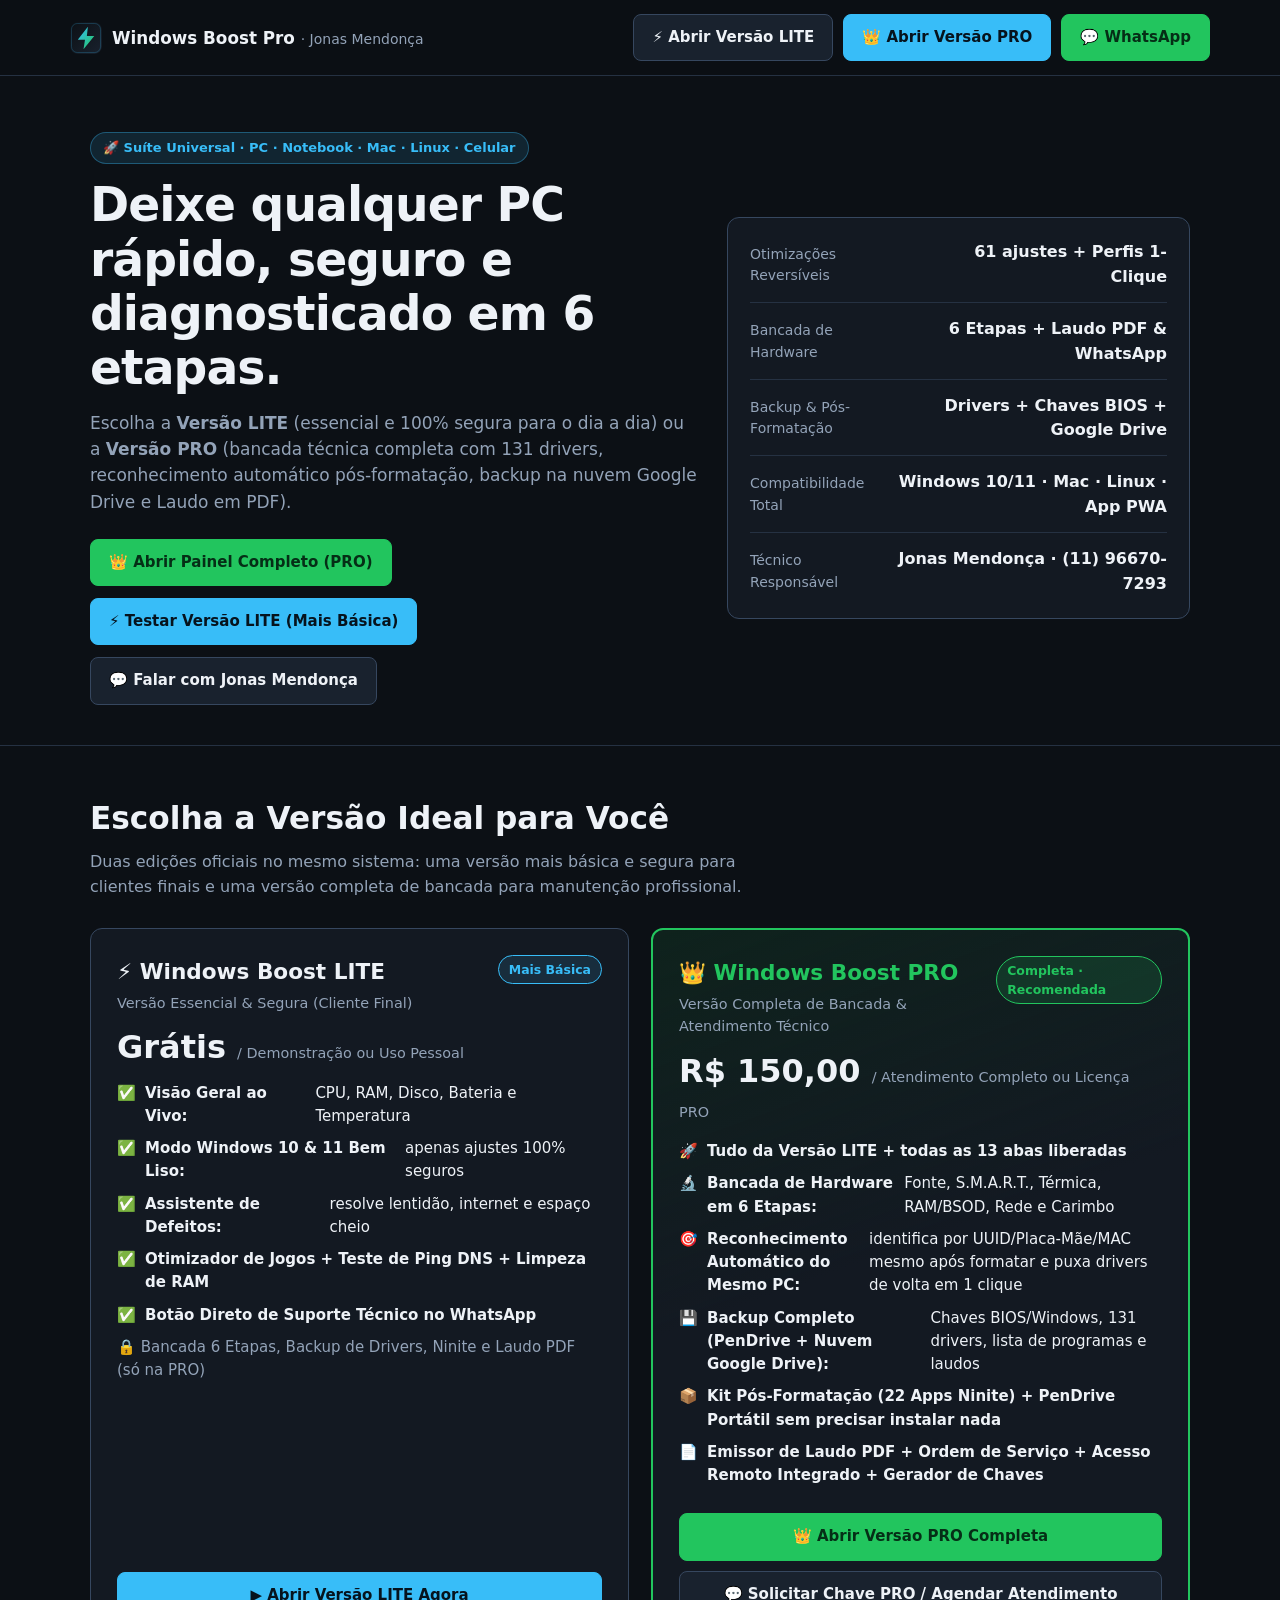
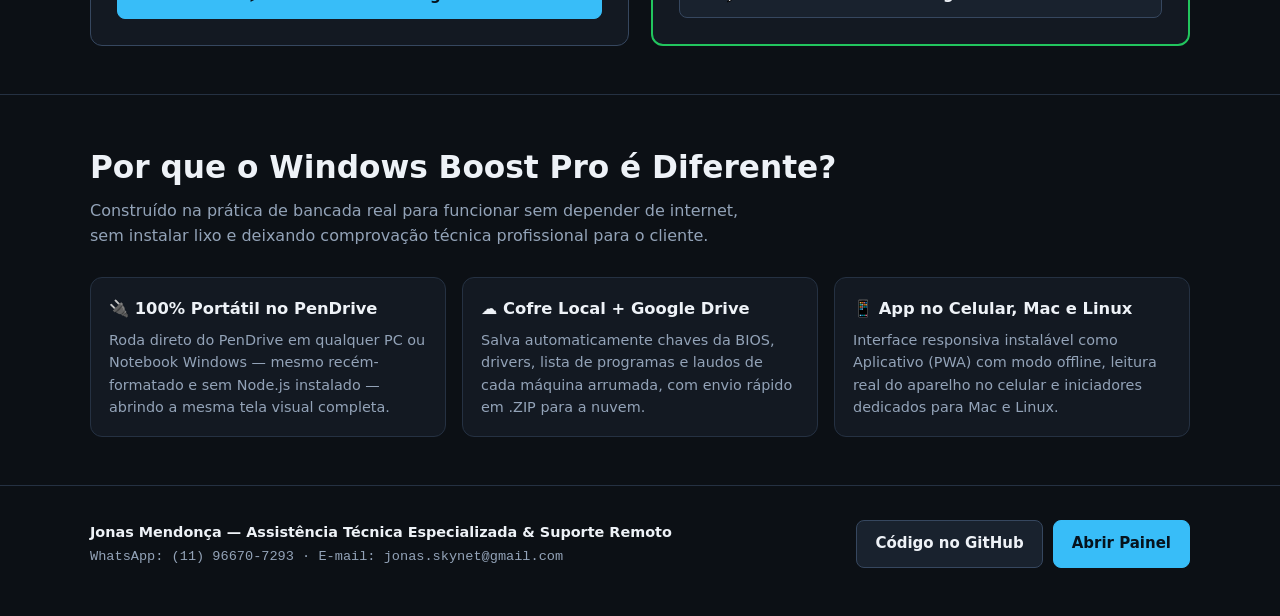
<file: docs/vitrine.html>
<!DOCTYPE html>
<html lang="pt-BR">
<head>
  <meta charset="UTF-8">
  <meta name="viewport" content="width=device-width, initial-scale=1.0, viewport-fit=cover">
  <title>Windows Boost Pro — Vitrine Oficial (Versão LITE vs. Versão PRO) | Jonas Mendonça</title>
  <meta name="description" content="Vitrine oficial do Windows Boost LITE e Windows Boost PRO: otimização segura, bancada de hardware em 6 etapas, backup de drivers, reconhecimento do PC e laudo em PDF.">
  <meta name="theme-color" content="#0c1015">
  <link rel="manifest" href="./manifest.json">
  <link rel="icon" type="image/svg+xml" href="./icon.svg">
  <style>
    :root {
      --bg: #0c1015;
      --surface: #131922;
      --surface-2: #19222e;
      --border: #253142;
      --border-strong: #36475f;
      --text: #eef2f7;
      --muted: #93a3b8;
      --primary: #38bdf8;
      --on-primary: #06131d;
      --ok: #22c55e;
      --warn: #f59e0b;
      --font-sans: "Segoe UI Variable", "Segoe UI", system-ui, -apple-system, sans-serif;
      --font-mono: "Cascadia Code", "Consolas", monospace;
      --radius: 12px;
    }
    *, *::before, *::after { box-sizing: border-box; }
    html, body {
      margin: 0; padding: 0; overflow-x: clip;
      background-color: var(--bg); color: var(--text);
      font-family: var(--font-sans); line-height: 1.55;
    }
    a { color: inherit; text-decoration: none; }
    :focus-visible { outline: 2px solid var(--primary); outline-offset: 2px; }
    .wrap { max-width: 1140px; margin: 0 auto; padding: 0 20px; }

    /* Navegação superior limpa */
    .nav {
      position: sticky; top: 0; z-index: 30;
      background-color: rgba(12, 16, 21, 0.92);
      backdrop-filter: blur(10px);
      border-bottom: 1px solid var(--border);
    }
    .nav-inner {
      display: flex; align-items: center; justify-content: space-between; gap: 14px;
      padding: 14px 0; flex-wrap: wrap;
    }
    .brand { display: flex; align-items: center; gap: 10px; font-weight: 700; font-size: 1.05rem; }
    .brand img { width: 32px; height: 32px; border-radius: 8px; }
    .nav-actions { display: flex; align-items: center; gap: 10px; flex-wrap: wrap; }

    /* Botões */
    .btn {
      display: inline-flex; align-items: center; justify-content: center; gap: 8px;
      padding: 11px 18px; min-height: 44px; border-radius: 8px;
      border: 1px solid var(--border-strong); background-color: var(--surface-2);
      color: var(--text); font-weight: 600; font-size: 0.9375rem; cursor: pointer;
      transition: background-color 140ms ease, border-color 140ms ease, transform 140ms ease;
    }
    .btn:hover { border-color: var(--primary); background-color: #1f2b3a; }
    .btn-primary {
      background-color: var(--primary); border-color: var(--primary); color: var(--on-primary);
    }
    .btn-primary:hover { background-color: #7dd3fc; border-color: #7dd3fc; }
    .btn-ok {
      background-color: var(--ok); border-color: var(--ok); color: #052e16;
    }
    .btn-ok:hover { background-color: #4ade80; border-color: #4ade80; }

    /* Hero */
    .hero { padding: 56px 0 40px; border-bottom: 1px solid var(--border); }
    .hero-grid { display: grid; grid-template-columns: 1.25fr 0.95fr; gap: 28px; align-items: center; }
    .eyebrow {
      display: inline-flex; align-items: center; gap: 8px;
      padding: 5px 12px; border-radius: 999px; font-size: 0.8125rem; font-weight: 700;
      color: var(--primary); background-color: rgba(56, 189, 248, 0.12);
      border: 1px solid rgba(56, 189, 248, 0.35); margin-bottom: 14px;
    }
    h1 {
      margin: 0 0 14px; font-size: clamp(1.9rem, 4vw, 2.95rem); line-height: 1.15;
      letter-spacing: -0.02em;
    }
    .lead { margin: 0 0 24px; color: var(--muted); font-size: 1.0625rem; max-width: 60ch; }
    .hero-cta { display: flex; flex-wrap: wrap; gap: 12px; }
    .hero-stats {
      background-color: var(--surface); border: 1px solid var(--border-strong);
      border-radius: var(--radius); padding: 22px; display: grid; gap: 14px;
    }
    .stat-row {
      display: flex; justify-content: space-between; align-items: center; gap: 12px;
      padding-bottom: 12px; border-bottom: 1px solid var(--border);
    }
    .stat-row:last-child { padding-bottom: 0; border-bottom: none; }
    .stat-label { color: var(--muted); font-size: 0.875rem; }
    .stat-val { font-weight: 700; color: var(--text); text-align: right; }

    /* Seções */
    .section { padding: 48px 0; border-bottom: 1px solid var(--border); }
    .sec-title { margin: 0 0 8px; font-size: clamp(1.4rem, 2.6vw, 1.95rem); }
    .sec-sub { margin: 0 0 28px; color: var(--muted); max-width: 65ch; }

    /* Cards das 2 Versões */
    .plans-grid { display: grid; grid-template-columns: repeat(2, minmax(0, 1fr)); gap: 22px; }
    .plan-card {
      background-color: var(--surface); border: 1px solid var(--border-strong);
      border-radius: var(--radius); padding: 26px; display: flex; flex-direction: column; gap: 16px;
    }
    .plan-pro {
      border: 2px solid var(--ok);
      background: linear-gradient(160deg, rgba(34, 197, 94, 0.1), var(--surface) 45%);
    }
    .plan-head { display: flex; justify-content: space-between; align-items: flex-start; gap: 10px; }
    .badge {
      display: inline-block; padding: 4px 10px; border-radius: 999px;
      font-size: 0.78rem; font-weight: 700; border: 1px solid var(--border-strong);
    }
    .badge-lite { color: var(--primary); border-color: var(--primary); background: rgba(56, 189, 248, 0.12); }
    .badge-pro { color: var(--ok); border-color: var(--ok); background: rgba(34, 197, 94, 0.14); }
    .price { font-size: 2rem; font-weight: 800; line-height: 1.1; }
    .price small { font-size: 0.9rem; font-weight: 500; color: var(--muted); }
    .feat-list { list-style: none; margin: 0; padding: 0; display: flex; flex-direction: column; gap: 9px; }
    .feat-list li { display: flex; align-items: flex-start; gap: 9px; font-size: 0.9375rem; }
    .plan-foot { margin-top: auto; display: flex; flex-direction: column; gap: 10px; padding-top: 10px; }

    /* Diferenciais técnicos */
    .cards-3 { display: grid; grid-template-columns: repeat(3, minmax(0, 1fr)); gap: 16px; }
    .mini-card {
      background-color: var(--surface); border: 1px solid var(--border);
      border-radius: var(--radius); padding: 18px;
    }
    .mini-card h3 { margin: 0 0 8px; font-size: 1.02rem; }
    .mini-card p { margin: 0; color: var(--muted); font-size: 0.9rem; }

    /* Rodapé */
    .footer { padding: 34px 0 48px; color: var(--muted); font-size: 0.9rem; }
    .footer-inner { display: flex; justify-content: space-between; align-items: center; gap: 16px; flex-wrap: wrap; }
    .mono { font-family: var(--font-mono); font-size: 0.85rem; }

    @media (max-width: 860px) {
      .hero-grid, .plans-grid, .cards-3 { grid-template-columns: 1fr; }
      .hero { padding: 32px 0 28px; }
      .section { padding: 32px 0; }
      .hero-cta .btn, .nav-actions .btn { flex: 1 1 auto; }
    }
  </style>
</head>
<body>
  <header class="nav">
    <div class="wrap nav-inner">
      <a class="brand" href="./vitrine.html">
        <img src="./icon.svg" alt="Ícone Windows Boost Pro">
        <span>Windows Boost Pro <small style="color:var(--muted); font-weight:500;">· Jonas Mendonça</small></span>
      </a>
      <nav class="nav-actions" aria-label="Ações rápidas">
        <a class="btn" href="./?edicao=lite">⚡ Abrir Versão LITE</a>
        <a class="btn btn-primary" href="./?edicao=pro">👑 Abrir Versão PRO</a>
        <a class="btn btn-ok" href="https://wa.me/5511966707293?text=Ol%C3%A1%20Jonas!%20Vi%20a%20vitrine%20do%20Windows%20Boost%20Pro%20e%20quero%20saber%20mais." target="_blank" rel="noopener">
          💬 WhatsApp
        </a>
      </nav>
    </div>
  </header>

  <main>
    <section class="hero">
      <div class="wrap hero-grid">
        <div>
          <span class="eyebrow">🚀 Suíte Universal · PC · Notebook · Mac · Linux · Celular</span>
          <h1>Deixe qualquer PC rápido, seguro e diagnosticado em 6 etapas.</h1>
          <p class="lead">
            Escolha a <strong>Versão LITE</strong> (essencial e 100% segura para o dia a dia) ou a <strong>Versão PRO</strong> (bancada técnica completa com 131 drivers, reconhecimento automático pós-formatação, backup na nuvem Google Drive e Laudo em PDF).
          </p>
          <div class="hero-cta">
            <a class="btn btn-ok" href="./?edicao=pro">👑 Abrir Painel Completo (PRO)</a>
            <a class="btn btn-primary" href="./?edicao=lite">⚡ Testar Versão LITE (Mais Básica)</a>
            <a class="btn" href="https://wa.me/5511966707293?text=Ol%C3%A1%20Jonas!%20Quero%20agendar%20atendimento%20ou%20adquirir%20a%20Vers%C3%A3o%20PRO%20do%20Windows%20Boost%20Pro." target="_blank" rel="noopener">
              💬 Falar com Jonas Mendonça
            </a>
          </div>
        </div>

        <aside class="hero-stats" aria-label="Resumo técnico da plataforma">
          <div class="stat-row">
            <span class="stat-label">Otimizações Reversíveis</span>
            <span class="stat-val">61 ajustes + Perfis 1-Clique</span>
          </div>
          <div class="stat-row">
            <span class="stat-label">Bancada de Hardware</span>
            <span class="stat-val">6 Etapas + Laudo PDF &amp; WhatsApp</span>
          </div>
          <div class="stat-row">
            <span class="stat-label">Backup &amp; Pós-Formatação</span>
            <span class="stat-val">Drivers + Chaves BIOS + Google Drive</span>
          </div>
          <div class="stat-row">
            <span class="stat-label">Compatibilidade Total</span>
            <span class="stat-val">Windows 10/11 · Mac · Linux · App PWA</span>
          </div>
          <div class="stat-row">
            <span class="stat-label">Técnico Responsável</span>
            <span class="stat-val">Jonas Mendonça · (11) 96670-7293</span>
          </div>
        </aside>
      </div>
    </section>

    <section class="section" id="versoes">
      <div class="wrap">
        <h2 class="sec-title">Escolha a Versão Ideal para Você</h2>
        <p class="sec-sub">Duas edições oficiais no mesmo sistema: uma versão mais básica e segura para clientes finais e uma versão completa de bancada para manutenção profissional.</p>

        <div class="plans-grid">
          <article class="plan-card">
            <div class="plan-head">
              <div>
                <h3 style="margin:0; font-size:1.35rem;">⚡ Windows Boost LITE</h3>
                <p style="margin:4px 0 0; color:var(--muted); font-size:0.9rem;">Versão Essencial &amp; Segura (Cliente Final)</p>
              </div>
              <span class="badge badge-lite">Mais Básica</span>
            </div>
            <div class="price">Grátis <small>/ Demonstração ou Uso Pessoal</small></div>
            <ul class="feat-list">
              <li>✅ <strong>Visão Geral ao Vivo:</strong> CPU, RAM, Disco, Bateria e Temperatura</li>
              <li>✅ <strong>Modo Windows 10 &amp; 11 Bem Liso:</strong> apenas ajustes 100% seguros</li>
              <li>✅ <strong>Assistente de Defeitos:</strong> resolve lentidão, internet e espaço cheio</li>
              <li>✅ <strong>Otimizador de Jogos + Teste de Ping DNS + Limpeza de RAM</strong></li>
              <li>✅ <strong>Botão Direto de Suporte Técnico no WhatsApp</strong></li>
              <li style="color:var(--muted);">🔒 Bancada 6 Etapas, Backup de Drivers, Ninite e Laudo PDF (só na PRO)</li>
            </ul>
            <div class="plan-foot">
              <a class="btn btn-primary" href="./?edicao=lite">▶ Abrir Versão LITE Agora</a>
            </div>
          </article>

          <article class="plan-card plan-pro">
            <div class="plan-head">
              <div>
                <h3 style="margin:0; font-size:1.35rem; color:var(--ok);">👑 Windows Boost PRO</h3>
                <p style="margin:4px 0 0; color:var(--muted); font-size:0.9rem;">Versão Completa de Bancada &amp; Atendimento Técnico</p>
              </div>
              <span class="badge badge-pro">Completa · Recomendada</span>
            </div>
            <div class="price">R$ 150,00 <small>/ Atendimento Completo ou Licença PRO</small></div>
            <ul class="feat-list">
              <li>🚀 <strong>Tudo da Versão LITE + todas as 13 abas liberadas</strong></li>
              <li>🔬 <strong>Bancada de Hardware em 6 Etapas:</strong> Fonte, S.M.A.R.T., Térmica, RAM/BSOD, Rede e Carimbo</li>
              <li>🎯 <strong>Reconhecimento Automático do Mesmo PC:</strong> identifica por UUID/Placa-Mãe/MAC mesmo após formatar e puxa drivers de volta em 1 clique</li>
              <li>💾 <strong>Backup Completo (PenDrive + Nuvem Google Drive):</strong> Chaves BIOS/Windows, 131 drivers, lista de programas e laudos</li>
              <li>📦 <strong>Kit Pós-Formatação (22 Apps Ninite) + PenDrive Portátil sem precisar instalar nada</strong></li>
              <li>📄 <strong>Emissor de Laudo PDF + Ordem de Serviço + Acesso Remoto Integrado + Gerador de Chaves</strong></li>
            </ul>
            <div class="plan-foot">
              <a class="btn btn-ok" href="./?edicao=pro">👑 Abrir Versão PRO Completa</a>
              <a class="btn" href="https://wa.me/5511966707293?text=Ol%C3%A1%20Jonas!%20Quero%20contratar%20o%20atendimento%20ou%20liberar%20minha%20Chave%20PRO%20do%20Windows%20Boost%20Pro." target="_blank" rel="noopener">
                💬 Solicitar Chave PRO / Agendar Atendimento
              </a>
            </div>
          </article>
        </div>
      </div>
    </section>

    <section class="section">
      <div class="wrap">
        <h2 class="sec-title">Por que o Windows Boost Pro é Diferente?</h2>
        <p class="sec-sub">Construído na prática de bancada real para funcionar sem depender de internet, sem instalar lixo e deixando comprovação técnica profissional para o cliente.</p>
        <div class="cards-3">
          <div class="mini-card">
            <h3>🔌 100% Portátil no PenDrive</h3>
            <p>Roda direto do PenDrive em qualquer PC ou Notebook Windows — mesmo recém-formatado e sem Node.js instalado — abrindo a mesma tela visual completa.</p>
          </div>
          <div class="mini-card">
            <h3>☁️ Cofre Local + Google Drive</h3>
            <p>Salva automaticamente chaves da BIOS, drivers, lista de programas e laudos de cada máquina arrumada, com envio rápido em .ZIP para a nuvem.</p>
          </div>
          <div class="mini-card">
            <h3>📱 App no Celular, Mac e Linux</h3>
            <p>Interface responsiva instalável como Aplicativo (PWA) com modo offline, leitura real do aparelho no celular e iniciadores dedicados para Mac e Linux.</p>
          </div>
        </div>
      </div>
    </section>
  </main>

  <footer class="footer">
    <div class="wrap footer-inner">
      <div>
        <strong style="color:var(--text);">Jonas Mendonça — Assistência Técnica Especializada &amp; Suporte Remoto</strong><br>
        <span class="mono">WhatsApp: (11) 96670-7293 · E-mail: jonas.skynet@gmail.com</span>
      </div>
      <div class="nav-actions">
        <a class="btn" href="https://github.com/jonasskynet-eng/windows-boost-pro" target="_blank" rel="noopener">Código no GitHub</a>
        <a class="btn btn-primary" href="./?edicao=pro">Abrir Painel</a>
      </div>
    </div>
  </footer>
</body>
</html>
</file>
